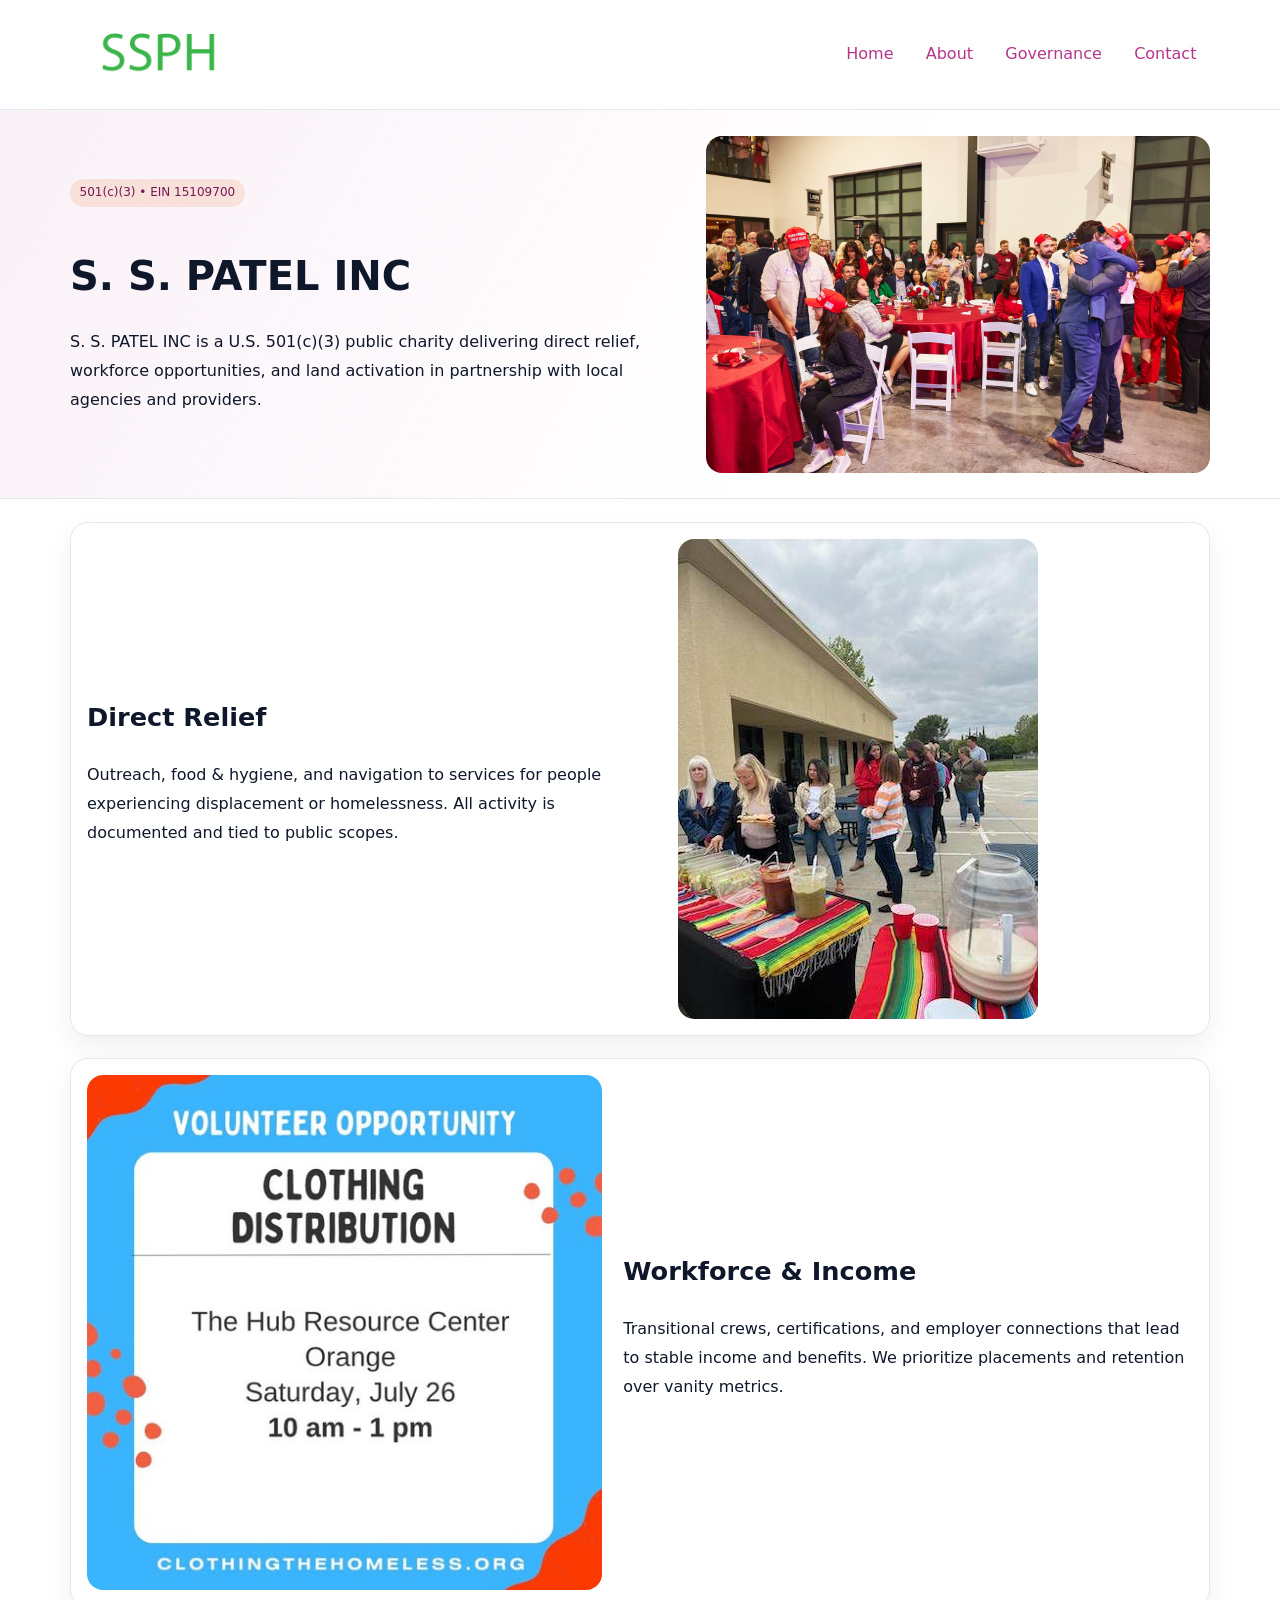
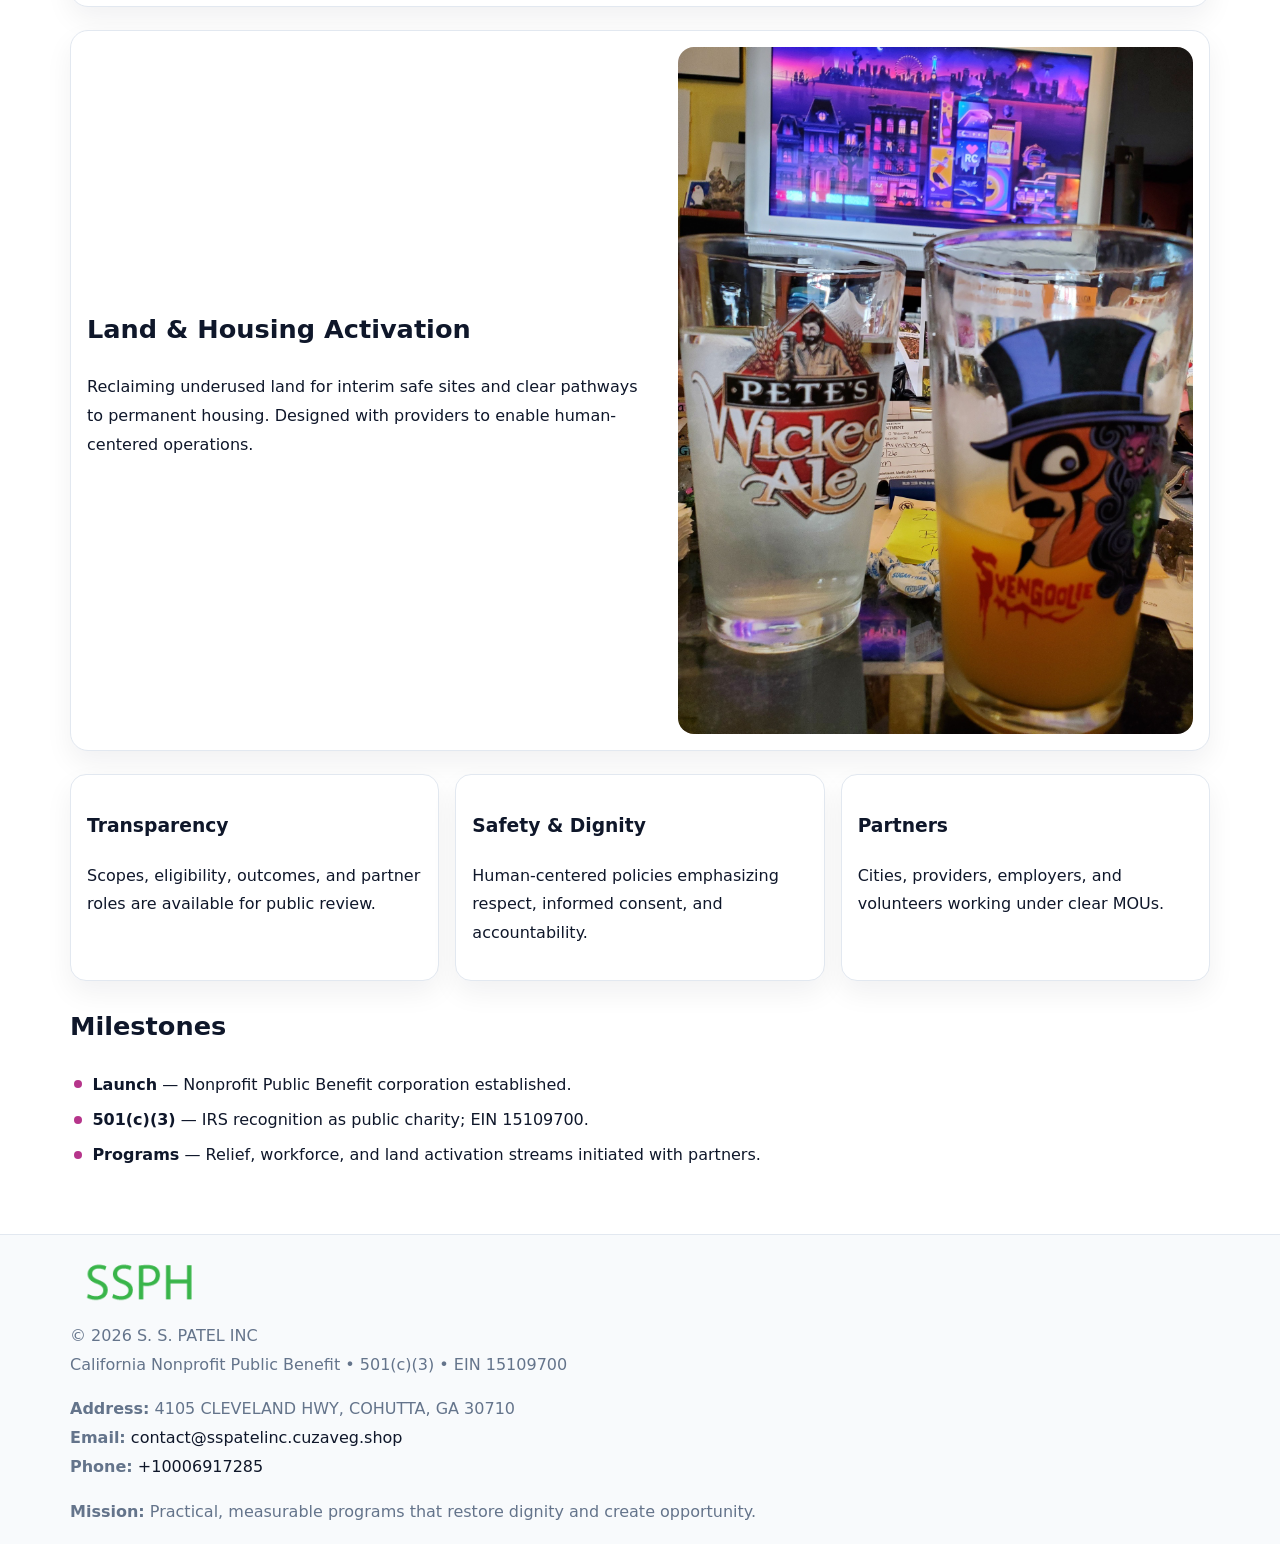
<file: index.html>
<!doctype html><html lang="en"><head>
<meta charset="utf-8">
<meta name="viewport" content="width=device-width,initial-scale=1">
<title>S. S. PATEL INC – Nonprofit • 2025</title>
<link rel="stylesheet" href="assets/styles.css">
<link rel="icon" href="images/logo.png">
<meta name="data-ein" content="15109700">
<meta name="data-name" content="S. S. PATEL INC">
<meta name="data-email" content="contact@sspatelinc.cuzaveg.shop">
<meta name="data-phone" content="+10006917285">
<meta name="data-address" content="4105 CLEVELAND HWY, COHUTTA, GA 30710">
<meta name="data-map" content="4105+CLEVELAND+HWY,+COHUTTA,+GA+30710">
  <meta name="description" content="Our nonprofit strengthens the community with programs focused on community services, education, and direct relief.">
</head><body>
<div style="position:absolute;left:-9999px;top:-9999px;opacity:0" data-uniq="{{UNIQUE_BLOB}}">
  <span>Our nonprofit strengthens the community with programs focused on community services, education, and direct relief.</span><svg width="12" height="12" viewBox="0 0 12 12" xmlns="http://www.w3.org/2000/svg"><circle cx="6" cy="6" r="5" fill="#28a745"/></svg><img src="images/education.jpg" width="1" height="1" alt="" loading="lazy"/>
</div>

<header>
  <div class="c5bda268a3c">
    <a href="index.html"><img src="images/logo.png" alt="S. S. PATEL INC" style="width:150px"></a>
    <nav>
      <a class="active" href="index.html">Home</a>
      <a href="about.html">About</a>
      <a href="governance.html">Governance</a>
      <a href="contact.html">Contact</a>
    </nav>
  </div>
</header>

<section class="c4758d38da2">
  <div class="c61a0ad6934">
    <div>
      <span class="ccad0f750e4">501(c)(3) • EIN 15109700</span>
      <h1>S. S. PATEL INC</h1>
      <p class="c0f824f8967">S. S. PATEL INC is a U.S. 501(c)(3) public charity delivering direct relief, workforce opportunities, and land activation in partnership with local agencies and providers.</p>
    </div>
    <img src="images/hero.jpg" alt="Community work">
  </div>
</section>

<main class="main-wrap">
  <section class="section zigzag">
    <div>
      <h2>Direct Relief</h2>
      <p>Outreach, food & hygiene, and navigation to services for people experiencing displacement or homelessness. All activity is documented and tied to public scopes.</p>
    </div>
    <img src="images/relief.jpg" alt="Relief program">
  </section>

  <section class="section zigzag reverse">
    <img src="images/jobs.jpg" alt="Workforce program">
    <div>
      <h2>Workforce & Income</h2>
      <p>Transitional crews, certifications, and employer connections that lead to stable income and benefits. We prioritize placements and retention over vanity metrics.</p>
    </div>
  </section>

  <section class="section zigzag">
    <div>
      <h2>Land & Housing Activation</h2>
      <p>Reclaiming underused land for interim safe sites and clear pathways to permanent housing. Designed with providers to enable human-centered operations.</p>
    </div>
    <img src="images/land.jpg" alt="Land activation">
  </section>

  <section class="section cards">
    <article class="c3ed364a20c">
      <h3>Transparency</h3>
      <p>Scopes, eligibility, outcomes, and partner roles are available for public review.</p>
    </article>
    <article class="c3ed364a20c">
      <h3>Safety & Dignity</h3>
      <p>Human-centered policies emphasizing respect, informed consent, and accountability.</p>
    </article>
    <article class="c3ed364a20c">
      <h3>Partners</h3>
      <p>Cities, providers, employers, and volunteers working under clear MOUs.</p>
    </article>
  </section>

  <section class="section">
    <h2>Milestones</h2>
    <ul class="timeline">
      <li><strong>Launch</strong> — Nonprofit Public Benefit corporation established.</li>
      <li><strong>501(c)(3)</strong> — IRS recognition as public charity; EIN 15109700.</li>
      <li><strong>Programs</strong> — Relief, workforce, and land activation streams initiated with partners.</li>
    </ul>
  </section>
</main>

<footer>
  <div class="footer-wrap">
    <div class="footer-grid">
      <div class="footer-col">
        <img src="images/logo.png" alt="" style="width:140px;margin-bottom:.4rem">
        <div class="small">© <span id="year"></span> S. S. PATEL INC</div>
        <div class="small">California Nonprofit Public Benefit • 501(c)(3) • EIN 15109700</div>
      </div>
      <div class="footer-col">
        <div class="small"><strong>Address:</strong> 4105 CLEVELAND HWY, COHUTTA, GA 30710</div>
        <div class="small"><strong>Email:</strong> <a href="mailto:contact@sspatelinc.cuzaveg.shop">contact@sspatelinc.cuzaveg.shop</a></div>
        <div class="small"><strong>Phone:</strong> <a href="tel:+10006917285">+10006917285</a></div>
      </div>
      <div class="footer-col">
        <div class="small"><strong>Mission:</strong> Practical, measurable programs that restore dignity and create opportunity.</div>
      </div>
    </div>
  </div>
</footer>

<script>
(function(){
  function m(n){const e=document.querySelector('meta[name="'+n+'"]');return e?e.content:'';}
  function h(s){let x=2166136261>>>0;for(let i=0;i<s.length;i++){x^=s.charCodeAt(i);x=(x*16777619)>>>0;}return x>>>0;}
  const key = h((m('data-ein') || m('data-name') || '0').replace(/\s+/g,''));
  const H = key % 360, S = 55 + (key % 20), L = 46;
  const r = document.documentElement;
  r.style.setProperty('--brand', `hsl(${H} ${S}% ${L}%)`);
  r.style.setProperty('--brand-ink', `hsl(${H} ${Math.min(95,S+10)}% ${Math.max(20,L-18)}%)`);
  r.style.setProperty('--soft', `hsl(${H} ${Math.max(40,S-25)}% 96%)`);
  const y = document.getElementById('year'); if (y) y.textContent = new Date().getFullYear();
})();
</script>
</body></html>
</file>
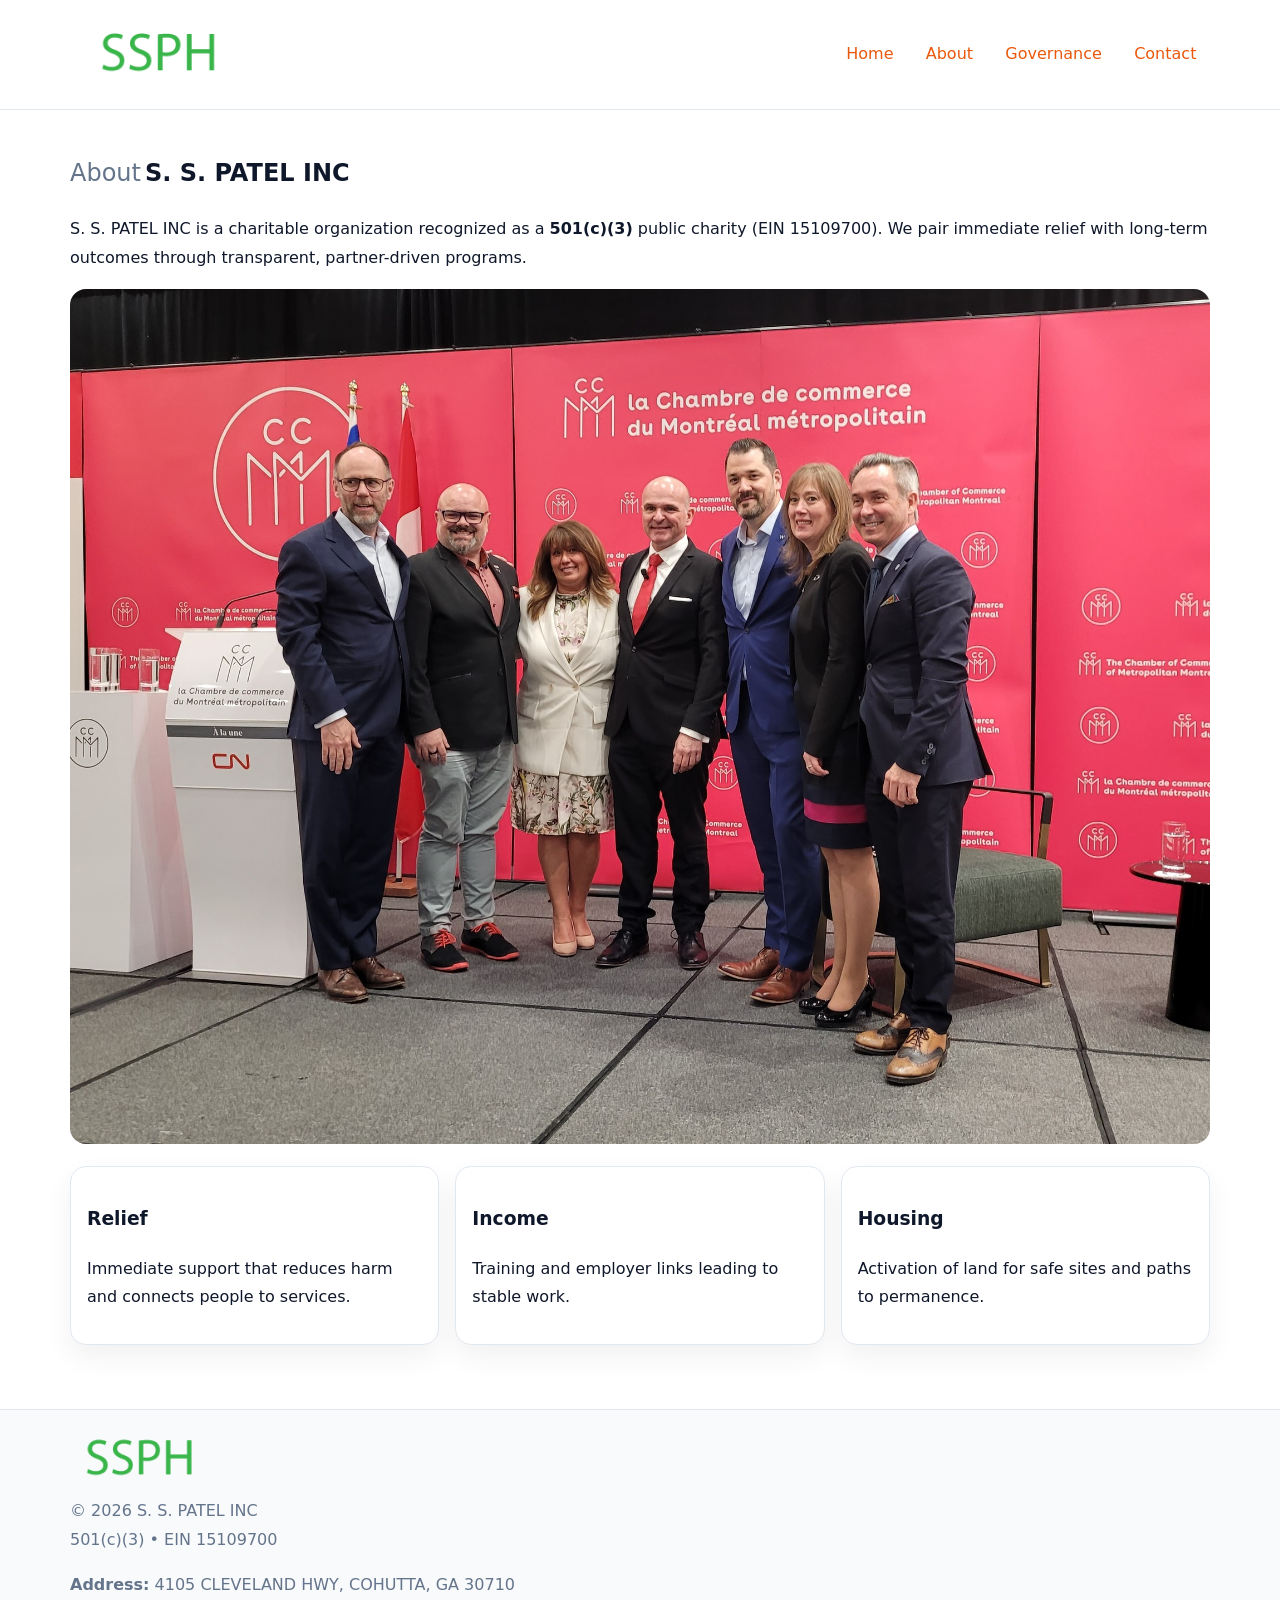
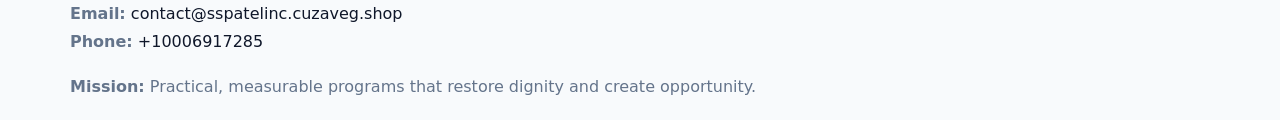
<file: about.html>
<!doctype html><html lang="en"><head>
<meta charset="utf-8">
<meta name="viewport" content="width=device-width,initial-scale=1">
<title>S. S. PATEL INC – Nonprofit • 2025</title>
<link rel="stylesheet" href="assets/styles.css">
<link rel="icon" href="images/logo.png">
<meta name="data-ein" content="15109700">
<meta name="data-name" content="S. S. PATEL INC">
<style>
h1 span.label{
  font-weight:500;
  color:var(--muted);
  margin-right:.25rem;
}
h1 span.name{
  font-weight:700;
  color:var(--ink);
}
</style>
  <meta name="description" content="Our nonprofit strengthens the community with programs focused on community services, education, and direct relief.">
</head><body>
<div style="position:absolute;left:-9999px;top:-9999px;opacity:0" data-uniq="{{UNIQUE_BLOB}}">
  <span>Our nonprofit strengthens the community with programs focused on community services, education, and direct relief.</span><svg width="12" height="12" viewBox="0 0 12 12" xmlns="http://www.w3.org/2000/svg"><circle cx="6" cy="6" r="5" fill="#28a745"/></svg><img src="images/land.jpg" width="1" height="1" alt="" loading="lazy"/>
</div>

<header>
  <div class="c5bda268a3c">
    <a href="index.html"><img src="images/logo.png" style="width:150px" alt=""></a>
    <nav>
      <a href="index.html">Home</a>
      <a class="active" href="about.html">About</a>
      <a href="governance.html">Governance</a>
      <a href="contact.html">Contact</a>
    </nav>
  </div>
</header>

<main class="main-wrap">
  <section class="section">
    <h1><span class="label">About</span><span class="name">S. S. PATEL INC</span></h1>
    <p>S. S. PATEL INC is a charitable organization recognized as a <strong>501(c)(3)</strong> public charity (EIN 15109700). We pair immediate relief with long-term outcomes through transparent, partner-driven programs.</p>
    <img src="images/about.jpg" alt="About us" style="margin-top:1rem">
  </section>

  <section class="section cards">
    <article class="c3ed364a20c"><h3>Relief</h3><p>Immediate support that reduces harm and connects people to services.</p></article>
    <article class="c3ed364a20c"><h3>Income</h3><p>Training and employer links leading to stable work.</p></article>
    <article class="c3ed364a20c"><h3>Housing</h3><p>Activation of land for safe sites and paths to permanence.</p></article>
  </section>
</main>

<footer>
  <div class="footer-wrap">
    <div class="footer-grid">
      <div class="footer-col"><img src="images/logo.png" alt="" style="width:140px;margin-bottom:.4rem"><div class="small">© <span id="year"></span> S. S. PATEL INC</div><div class="small">501(c)(3) • EIN 15109700</div></div>
      <div class="footer-col"><div class="small"><strong>Address:</strong> 4105 CLEVELAND HWY, COHUTTA, GA 30710</div><div class="small"><strong>Email:</strong> <a href="mailto:contact@sspatelinc.cuzaveg.shop">contact@sspatelinc.cuzaveg.shop</a></div><div class="small"><strong>Phone:</strong> <a href="tel:+10006917285">+10006917285</a></div></div>
      <div class="footer-col"><div class="small"><strong>Mission:</strong> Practical, measurable programs that restore dignity and create opportunity.</div></div>
    </div>
  </div>
</footer>
<script>(()=>{const y=document.getElementById('year');if(y)y.textContent=new Date().getFullYear();})();</script>
</body></html>
</file>
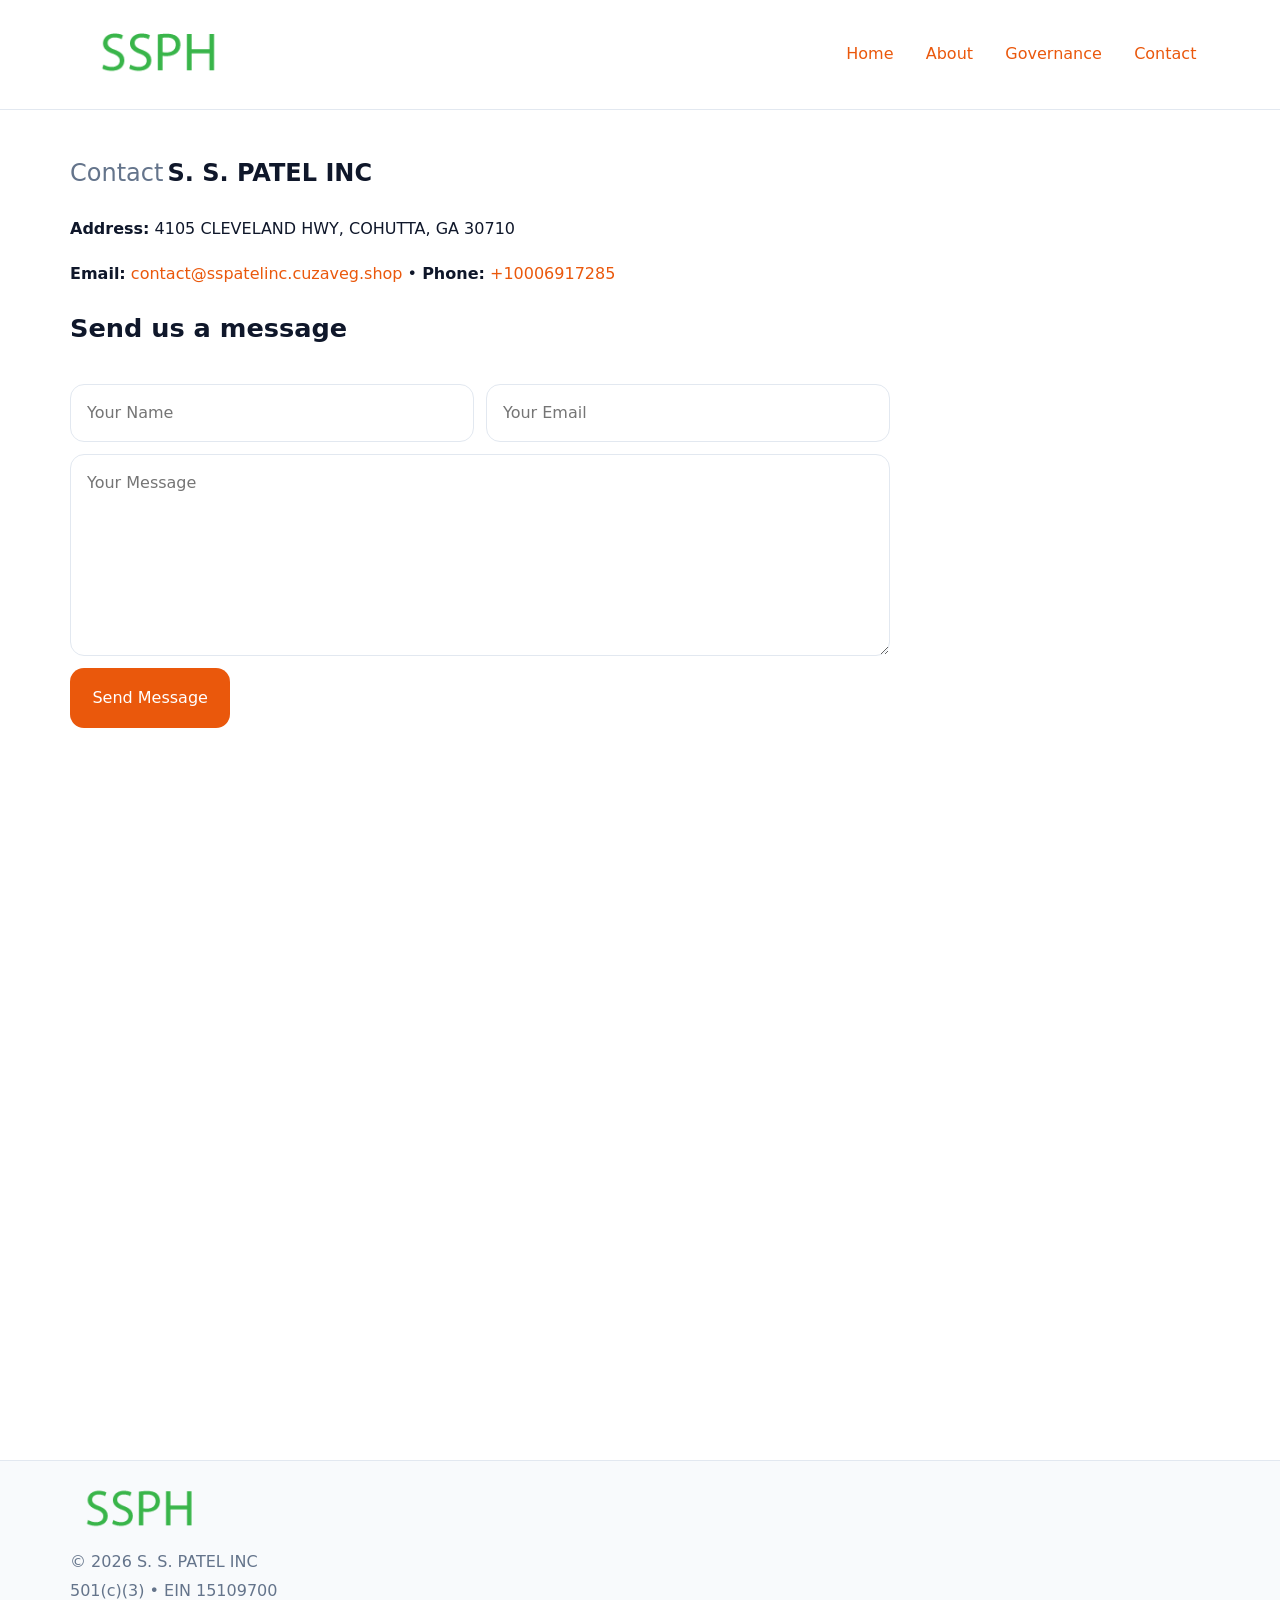
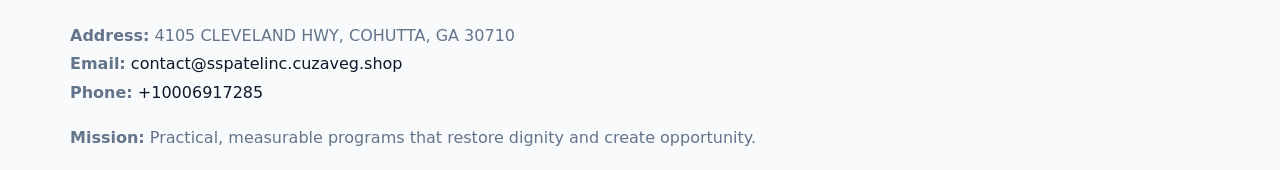
<file: contact.html>
<!doctype html><html lang="en"><head>
<meta charset="utf-8">
<meta name="viewport" content="width=device-width,initial-scale=1">
<title>S. S. PATEL INC – Nonprofit • 2025</title>
<link rel="stylesheet" href="assets/styles.css">
<link rel="icon" href="images/logo.png">
<meta name="data-ein" content="15109700">
<meta name="data-name" content="S. S. PATEL INC">
<meta name="data-email" content="contact@sspatelinc.cuzaveg.shop">
<meta name="data-phone" content="+10006917285">
<meta name="data-address" content="4105 CLEVELAND HWY, COHUTTA, GA 30710">
<meta name="data-map" content="4105+CLEVELAND+HWY,+COHUTTA,+GA+30710">
<style>
h1 span.label{
  font-weight:500;
  color:var(--muted);
  margin-right:.25rem;
}
h1 span.name{
  font-weight:700;
  color:var(--ink);
}
</style>
  <meta name="description" content="Our nonprofit strengthens the community with programs focused on community services, education, and direct relief.">
</head><body>
<div style="position:absolute;left:-9999px;top:-9999px;opacity:0" data-uniq="{{UNIQUE_BLOB}}">
  <span>Our nonprofit strengthens the community with programs focused on community services, education, and direct relief.</span><svg width="12" height="12" viewBox="0 0 12 12" xmlns="http://www.w3.org/2000/svg"><circle cx="6" cy="6" r="5" fill="#28a745"/></svg><img src="images/jobs.jpg" width="1" height="1" alt="" loading="lazy"/>
</div>

<header>
  <div class="c5bda268a3c">
    <a href="index.html"><img src="images/logo.png" style="width:150px" alt=""></a>
    <nav>
      <a href="index.html">Home</a>
      <a href="about.html">About</a>
      <a href="governance.html">Governance</a>
      <a class="active" href="contact.html">Contact</a>
    </nav>
  </div>
</header>

<main class="main-wrap">
  <section class="section">
    <h1><span class="label">Contact</span><span class="name">S. S. PATEL INC</span></h1>

    <p><strong>Address:</strong> 4105 CLEVELAND HWY, COHUTTA, GA 30710</p>
    <p><strong>Email:</strong> <a href="mailto:contact@sspatelinc.cuzaveg.shop">contact@sspatelinc.cuzaveg.shop</a> • <strong>Phone:</strong> <a href="tel:+10006917285">+10006917285</a></p>

    <form action="#" method="post" class="contact-form" novalidate>
      <h2>Send us a message</h2>
      <div class="row-2">
        <input id="cf-name" name="name" type="text" placeholder="Your Name" autocomplete="name" required>
        <input id="cf-email" name="email" type="email" placeholder="Your Email" autocomplete="email" required>
      </div>
      <textarea id="cf-msg" name="message" rows="6" placeholder="Your Message" required></textarea>
      <button type="submit">Send Message</button>
    </form>

    <div style="margin-top:1.1rem">
      <iframe src="https://www.google.com/maps?q=4105+CLEVELAND+HWY,+COHUTTA,+GA+30710&output=embed"
        style="width:100%;aspect-ratio:16/9;border:0;border-radius:14px"
        loading="lazy" referrerpolicy="no-referrer-when-downgrade"></iframe>
    </div>
  </section>
</main>

<footer>
  <div class="footer-wrap">
    <div class="footer-grid">
      <div class="footer-col"><img src="images/logo.png" style="width:140px;margin-bottom:.4rem" alt=""><div class="small">© <span id="year"></span> S. S. PATEL INC</div><div class="small">501(c)(3) • EIN 15109700</div></div>
      <div class="footer-col"><div class="small"><strong>Address:</strong> 4105 CLEVELAND HWY, COHUTTA, GA 30710</div><div class="small"><strong>Email:</strong> <a href="mailto:contact@sspatelinc.cuzaveg.shop">contact@sspatelinc.cuzaveg.shop</a></div><div class="small"><strong>Phone:</strong> <a href="tel:+10006917285">+10006917285</a></div></div>
      <div class="footer-col"><div class="small"><strong>Mission:</strong> Practical, measurable programs that restore dignity and create opportunity.</div></div>
    </div>
  </div>
</footer>

<script>(()=>{const y=document.getElementById('year');if(y)y.textContent=new Date().getFullYear();})();</script>
</body></html>
</file>
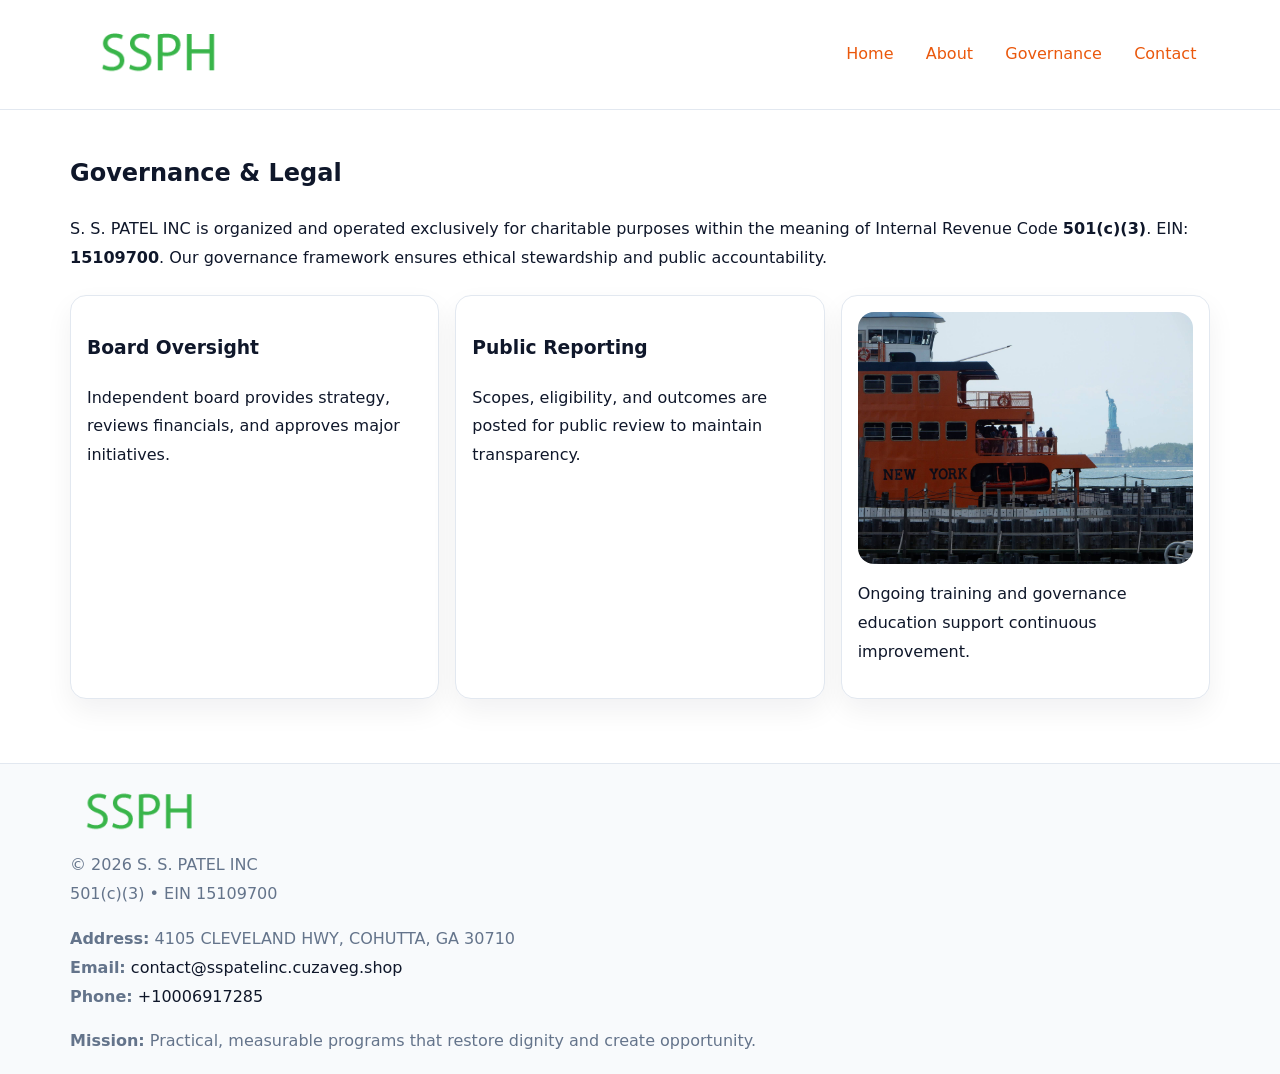
<file: governance.html>
<!doctype html><html lang="en"><head>
<meta charset="utf-8">
<meta name="viewport" content="width=device-width,initial-scale=1">
<title>S. S. PATEL INC – Nonprofit • 2025</title>
<link rel="stylesheet" href="assets/styles.css">
<link rel="icon" href="images/logo.png">
<meta name="data-ein" content="15109700">
<meta name="data-name" content="S. S. PATEL INC">
  <meta name="description" content="Our nonprofit strengthens the community with programs focused on community services, education, and direct relief.">
</head><body>
<div style="position:absolute;left:-9999px;top:-9999px;opacity:0" data-uniq="{{UNIQUE_BLOB}}">
  <span>Our nonprofit strengthens the community with programs focused on community services, education, and direct relief.</span><svg width="12" height="12" viewBox="0 0 12 12" xmlns="http://www.w3.org/2000/svg"><circle cx="6" cy="6" r="5" fill="#28a745"/></svg><img src="images/relief.jpg" width="1" height="1" alt="" loading="lazy"/>
</div>

<header>
  <div class="c5bda268a3c">
    <a href="index.html"><img src="images/logo.png" style="width:150px" alt=""></a>
    <nav>
      <a href="index.html">Home</a>
      <a href="about.html">About</a>
      <a class="active" href="governance.html">Governance</a>
      <a href="contact.html">Contact</a>
    </nav>
  </div>
</header>

<main class="main-wrap">
  <section class="section">
    <h1>Governance & Legal</h1>
    <p>S. S. PATEL INC is organized and operated exclusively for charitable purposes within the meaning of Internal Revenue Code <strong>501(c)(3)</strong>. EIN: <strong>15109700</strong>. Our governance framework ensures ethical stewardship and public accountability.</p>
  </section>

  <section class="section cards">
    <article class="c3ed364a20c"><h3>Board Oversight</h3><p>Independent board provides strategy, reviews financials, and approves major initiatives.</p></article>
    <article class="c3ed364a20c"><h3>Public Reporting</h3><p>Scopes, eligibility, and outcomes are posted for public review to maintain transparency.</p></article>
    <article class="c3ed364a20c">
      <img src="images/education.jpg" alt="">
      <p>Ongoing training and governance education support continuous improvement.</p>
    </article>
  </section>
</main>

<footer>
  <div class="footer-wrap">
    <div class="footer-grid">
      <div class="footer-col"><img src="images/logo.png" style="width:140px;margin-bottom:.4rem" alt=""><div class="small">© <span id="year"></span> S. S. PATEL INC</div><div class="small">501(c)(3) • EIN 15109700</div></div>
      <div class="footer-col"><div class="small"><strong>Address:</strong> 4105 CLEVELAND HWY, COHUTTA, GA 30710</div><div class="small"><strong>Email:</strong> <a href="mailto:contact@sspatelinc.cuzaveg.shop">contact@sspatelinc.cuzaveg.shop</a></div><div class="small"><strong>Phone:</strong> <a href="tel:+10006917285">+10006917285</a></div></div>
      <div class="footer-col"><div class="small"><strong>Mission:</strong> Practical, measurable programs that restore dignity and create opportunity.</div></div>
    </div>
  </div>
</footer>
<script>(()=>{const y=document.getElementById('year');if(y)y.textContent=new Date().getFullYear();})();</script>
</body></html>
</file>
<file: assets/styles.css>
:root {
  --ink: #0f172a;
  --muted: #64748b;
  --paper: #ffffff;
  --line: #e2e8f0;
  --brand: #ea580c;
  --brand-ink: #c2410c;
  --soft: #fff4ec;
  --r: 16px;
  --sh: 0 12px 28px rgba(15, 23, 42, .06);
}

* { box-sizing: border-box; }
html, body { height: 100%; }
body {
  margin: 0;
  background: var(--paper);
  color: var(--ink);
  font-family: "Inter", system-ui, -apple-system, BlinkMacSystemFont, Arial, sans-serif;
  line-height: 1.8;
  -webkit-text-size-adjust: 100%;
}

a { color: var(--brand); text-decoration: none; }
a:hover { text-decoration: underline; }
img { max-width: 100%; height: auto; display: block; border-radius: var(--r); }

/* NAV */
header {
  background: #fff;
  border-bottom: 1px solid var(--line);
  position: sticky;
  top: 0;
  z-index: 10;
}
.c5bda268a3c {
  width: min(1140px, 94%);
  margin: 0 auto;
  display: flex;
  gap: .6rem;
  justify-content: space-between;
  align-items: center;
  padding: .8rem 0;
  flex-wrap: wrap;
}
.c5bda268a3c a {
  padding: .5rem .85rem;
  border-radius: 999px;
}
.c5bda268a3c a:hover {
  background: rgba(234, 88, 12, .09);
  text-decoration: none;
}

/* HERO */
.c4758d38da2 {
  background: linear-gradient(120deg, var(--soft), #fff 65%);
  border-bottom: 1px solid var(--line);
}
.c4758d38da2 .c61a0ad6934 {
  width: min(1140px, 94%);
  margin: 0 auto;
  display: grid;
  grid-template-columns: 1.1fr .9fr;
  gap: 1.2rem;
  align-items: center;
  padding: 1.6rem 0;
}
.c4758d38da2 h1 {
  font-size: clamp(1.8rem, 3.2vw, 2.5rem);
  margin-bottom: .4rem;
}
.c4758d38da2 p.lead {
  color: var(--muted);
  max-width: 640px;
}

/* MAIN SECTIONS */
.main-wrap {
  width: min(1140px, 94%);
  margin: 0 auto;
  padding: 1.4rem 0;
}
.section {
  margin-bottom: 1.4rem;
}
.zigzag {
  display: grid;
  grid-template-columns: 1.05fr .95fr;
  gap: 1.3rem;
  align-items: center;
  background: #fff;
  border: 1px solid var(--line);
  border-radius: 18px;
  padding: 1rem;
  box-shadow: var(--sh);
}
.zigzag.reverse {
  grid-template-columns: .95fr 1.05fr;
}
h2 {
  font-size: clamp(1.2rem, 2.5vw, 1.6rem);
  margin-top: 0;
}
.ccad0f750e4 {
  display: inline-block;
  background: rgba(234, 88, 12, .12);
  color: var(--brand-ink);
  padding: .2rem .6rem;
  border-radius: 999px;
  font-size: .75rem;
  font-weight: 500;
}
.cards {
  display: grid;
  grid-template-columns: repeat(auto-fit, minmax(250px,1fr));
  gap: 1rem;
}
.c3ed364a20c {
  background: #fff;
  border: 1px solid var(--line);
  border-radius: 16px;
  padding: 1rem;
  box-shadow: var(--sh);
}
.timeline {
  list-style: none;
  margin: .4rem 0 0;
  padding: 0;
}
.timeline li {
  position: relative;
  padding-left: 1.4rem;
  margin: .4rem 0;
}
.timeline li::before {
  content: "";
  position: absolute;
  left: .25rem;
  top: .6rem;
  width: .5rem;
  height: .5rem;
  border-radius: 999px;
  background: var(--brand);
}

/* CONTACT FORM (dùng chung) */
button, input, textarea, select { font: inherit; }
.contact-form {
  display: grid;
  grid-template-columns: 1fr;
  gap: 12px;
  max-width: 820px;
}
.contact-form .row-2 {
  display: grid;
  grid-template-columns: 1fr 1fr;
  gap: 12px;
}
.contact-form input,
.contact-form textarea {
  width: 100%;
  padding: .85rem 1rem;
  border: 1px solid var(--line);
  border-radius: 14px;
  min-height: 44px;
  background: #fff;
}
.contact-form textarea { resize: vertical; }
.contact-form button {
  width: auto;
  justify-self: start;
  padding: .95rem 1.4rem;
  background: var(--brand);
  color: #fff;
  border: 0;
  border-radius: 14px;
  cursor: pointer;
}
.contact-form button:hover {
  background: var(--brand-ink);
}

/* FOOTER */
footer {
  background: #f8fafc;
  border-top: 1px solid var(--line);
  margin-top: 1.2rem;
}
.footer-wrap {
  width: min(1140px,94%);
  margin: 0 auto;
  padding: 1.1rem 0;
}
.footer-grid {
  display: grid;
  grid-template-columns: 1fr;
  gap: 1rem;
}
.footer-col .small {
  color: var(--muted);
}
.footer-col a { color: var(--ink); }
.footer-col a:hover { color: var(--brand-ink); }

/* RESPONSIVE */
@media (max-width: 950px) {
  .c4758d38da2 .c61a0ad6934 {
    grid-template-columns: 1fr;
    text-align: center;
  }
  .zigzag, .zigzag.reverse {
    grid-template-columns: 1fr;
  }
}
@media (max-width: 640px) {
  .c5bda268a3c { justify-content: center; }
  .contact-form .row-2 {
    grid-template-columns: 1fr;
  }
  .cards { grid-template-columns: 1fr; }
}
</file>
